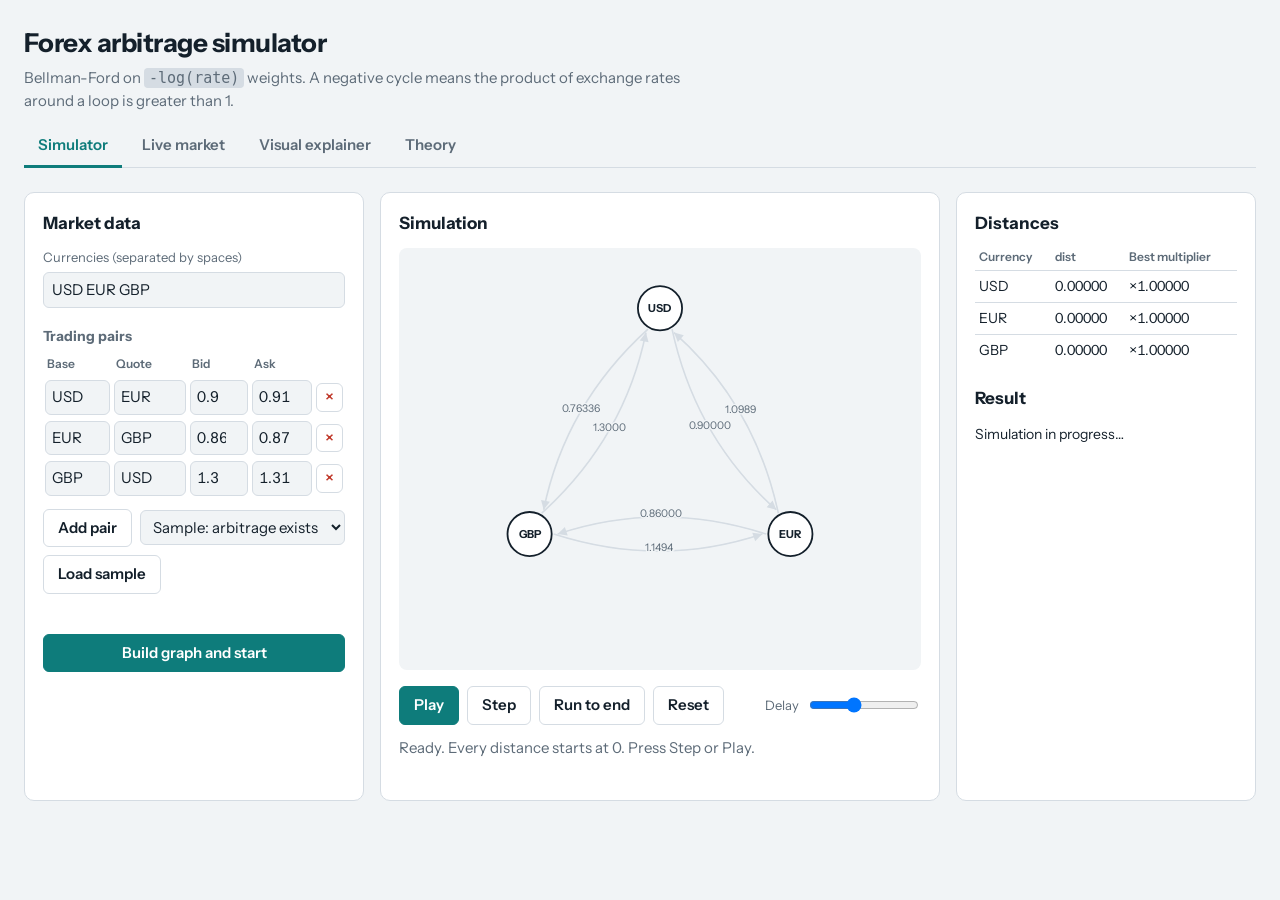
<file: index.html>
<!DOCTYPE html>
<html lang="en">
<head>
<meta charset="UTF-8">
<meta name="viewport" content="width=device-width, initial-scale=1">
<title>Forex Arbitrage Simulator</title>
<link rel="preconnect" href="https://fonts.googleapis.com">
<link href="https://fonts.googleapis.com/css2?family=Instrument+Sans:wght@400;600;700&display=swap" rel="stylesheet">
<link rel="stylesheet" href="style.css">
</head>
<body>
<header>
  <h1>Forex arbitrage simulator</h1>
  <p>Bellman-Ford on <code>-log(rate)</code> weights. A negative cycle means the product of exchange rates around a loop is greater than 1.</p>
  <nav aria-label="Pages">
    <a href="index.html" class="active" aria-current="page">Simulator</a>
    <a href="live.html">Live market</a>
    <a href="visual.html">Visual explainer</a>
    <a href="theory.html">Theory</a>
  </nav>
</header>

<main>
  <section class="panel" id="inputs">
    <h2>Market data</h2>
    <label for="cur">Currencies (separated by spaces)</label>
    <input id="cur" value="USD EUR GBP">

    <h3>Trading pairs</h3>
    <table id="pairs">
      <thead><tr><th>Base</th><th>Quote</th><th>Bid</th><th>Ask</th><th></th></tr></thead>
      <tbody></tbody>
    </table>
    <div class="row">
      <button id="addPair" class="ghost">Add pair</button>
      <select id="preset">
        <option value="arb">Sample: arbitrage exists</option>
        <option value="none">Sample: no arbitrage</option>
        <option value="four">Sample: 4 currencies</option>
      </select>
      <button id="loadPreset" class="ghost">Load sample</button>
    </div>
    <p id="msg" role="alert"></p>
    <button id="build" class="primary">Build graph and start</button>
  </section>

  <section class="panel" id="sim">
    <h2>Simulation</h2>
    <svg id="graph" viewBox="0 0 520 420" role="img" aria-label="Currency graph"></svg>
    <div class="row controls">
      <button id="play" class="primary" disabled>Play</button>
      <button id="step" disabled>Step</button>
      <button id="finish" disabled>Run to end</button>
      <button id="reset" class="ghost" disabled>Reset</button>
      <label class="speed">Delay <input id="speed" type="range" min="50" max="1200" value="500"></label>
    </div>
    <p id="log">Enter data and press "Build graph and start".</p>
  </section>

  <section class="panel" id="state">
    <h2>Distances</h2>
    <table id="dist"><thead><tr><th>Currency</th><th>dist</th><th>Best multiplier</th></tr></thead><tbody></tbody></table>
    <h2>Result</h2>
    <div id="result">Run the simulation to see the result.</div>
  </section>
</main>
<script src="algo.js"></script>
<script src="script.js"></script>
</body>
</html>
</file>
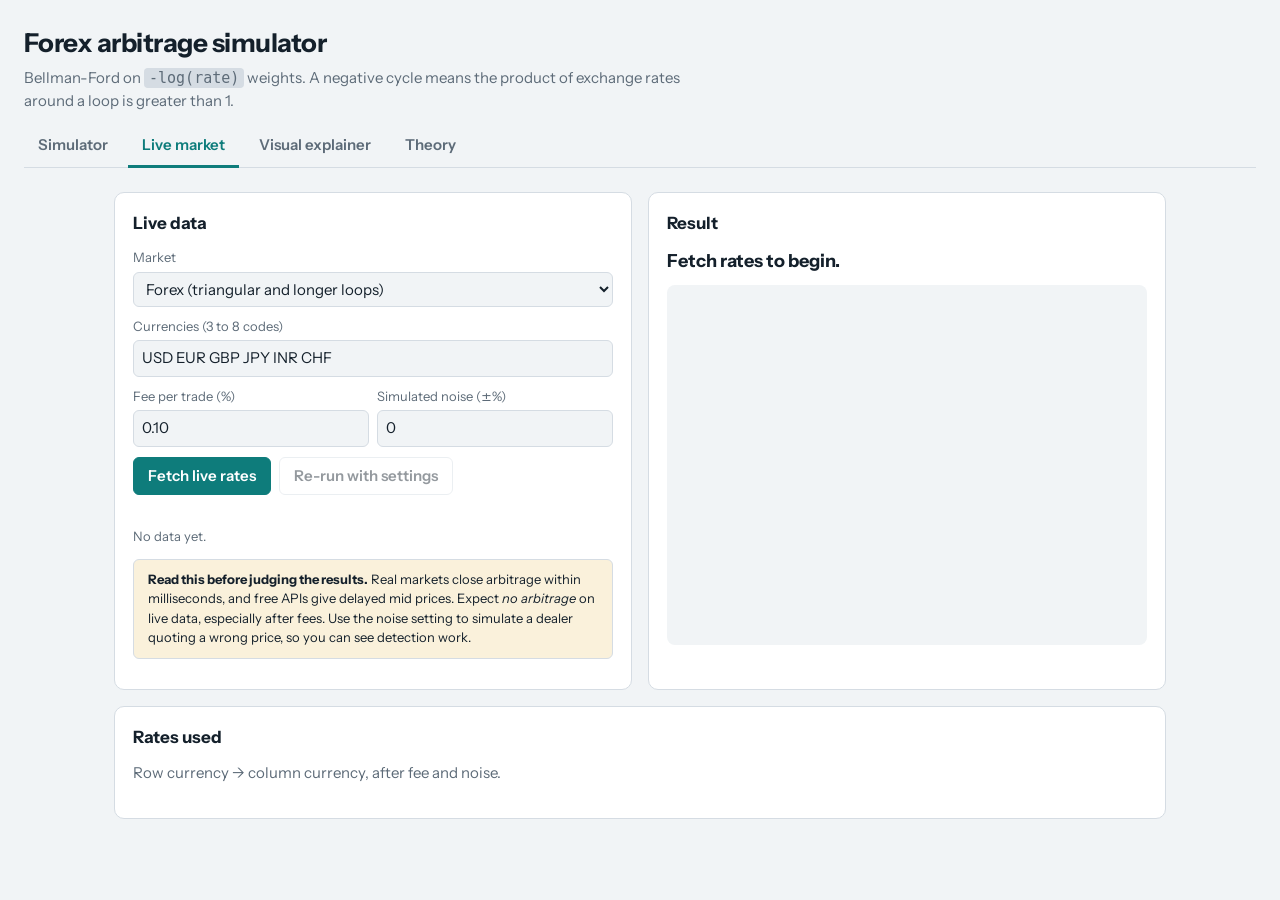
<file: live.html>
<!DOCTYPE html>
<html lang="en">
<head>
<meta charset="UTF-8">
<meta name="viewport" content="width=device-width, initial-scale=1">
<title>Live market - Forex arbitrage</title>
<link rel="preconnect" href="https://fonts.googleapis.com">
<link href="https://fonts.googleapis.com/css2?family=Instrument+Sans:wght@400;600;700&display=swap" rel="stylesheet">
<link rel="stylesheet" href="style.css">
</head>
<body>
<header>
  <h1>Forex arbitrage simulator</h1>
  <p>Bellman-Ford on <code>-log(rate)</code> weights. A negative cycle means the product of exchange rates around a loop is greater than 1.</p>
  <nav aria-label="Pages">
    <a href="index.html">Simulator</a>
    <a href="live.html" class="active" aria-current="page">Live market</a>
    <a href="visual.html">Visual explainer</a>
    <a href="theory.html">Theory</a>
  </nav>
</header>

<main class="vgrid">
  <section class="panel">
    <h2>Live data</h2>
    <label for="mode">Market</label>
    <select id="mode">
      <option value="forex">Forex (triangular and longer loops)</option>
      <option value="crypto">Cryptocurrency triangular</option>
      <option value="cross">Cross-exchange (Bitcoin)</option>
    </select>
    <div id="curBox" style="margin-top:10px">
      <label for="cur">Currencies (3 to 8 codes)</label>
      <input id="cur" value="USD EUR GBP JPY INR CHF">
    </div>
    <div class="row">
      <div style="flex:1"><label for="fee">Fee per trade (%)</label><input id="fee" type="number" step="0.01" min="0" value="0.10"></div>
      <div style="flex:1" id="noiseBox"><label for="noise">Simulated noise (±%)</label><input id="noise" type="number" step="0.05" min="0" value="0"></div>
    </div>
    <div class="row">
      <button id="fetch" class="primary">Fetch live rates</button>
      <button id="rerun" class="ghost" disabled>Re-run with settings</button>
    </div>
    <p id="msg" role="alert"></p>
    <p id="status" class="status">No data yet.</p>
    <div class="note" style="font-size:13px">
      <b>Read this before judging the results.</b> Real markets close arbitrage within milliseconds, and free APIs give delayed mid prices. Expect <i>no arbitrage</i> on live data, especially after fees. Use the noise setting to simulate a dealer quoting a wrong price, so you can see detection work.
    </div>
  </section>

  <section class="panel">
    <h2>Result</h2>
    <div id="verdict" class="verdict">Fetch rates to begin.</div>
    <svg id="loop" viewBox="0 0 400 300" style="width:100%;height:auto;background:var(--bg);border-radius:8px;margin-top:10px" role="img" aria-label="Best trading loop"></svg>
    <ol id="trades"></ol>
  </section>

  <section class="panel wide">
    <h2>Rates used</h2>
    <p style="color:var(--muted);margin-top:0">Row currency → column currency, after fee and noise.</p>
    <div style="overflow-x:auto"><table id="matrix"></table></div>
  </section>
</main>
<script src="algo.js"></script>
<script src="live.js"></script>
</body>
</html>
</file>
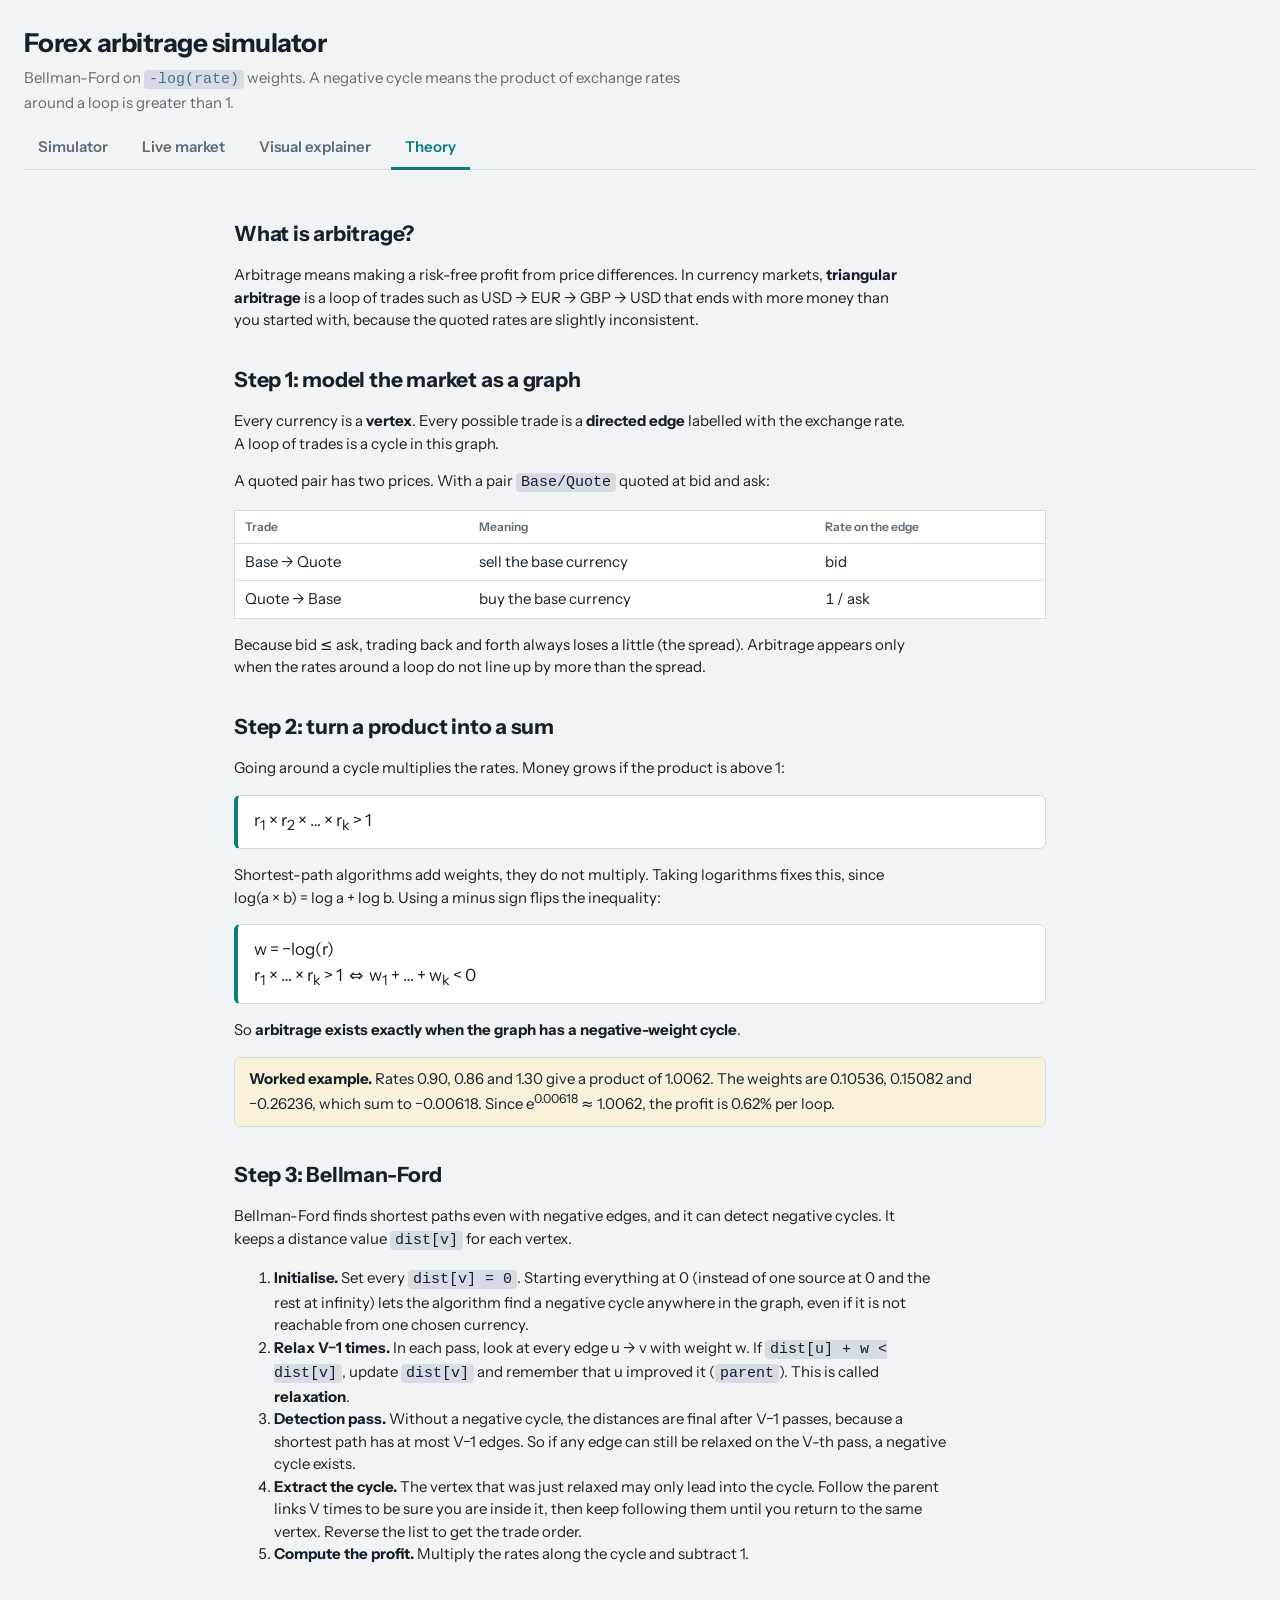
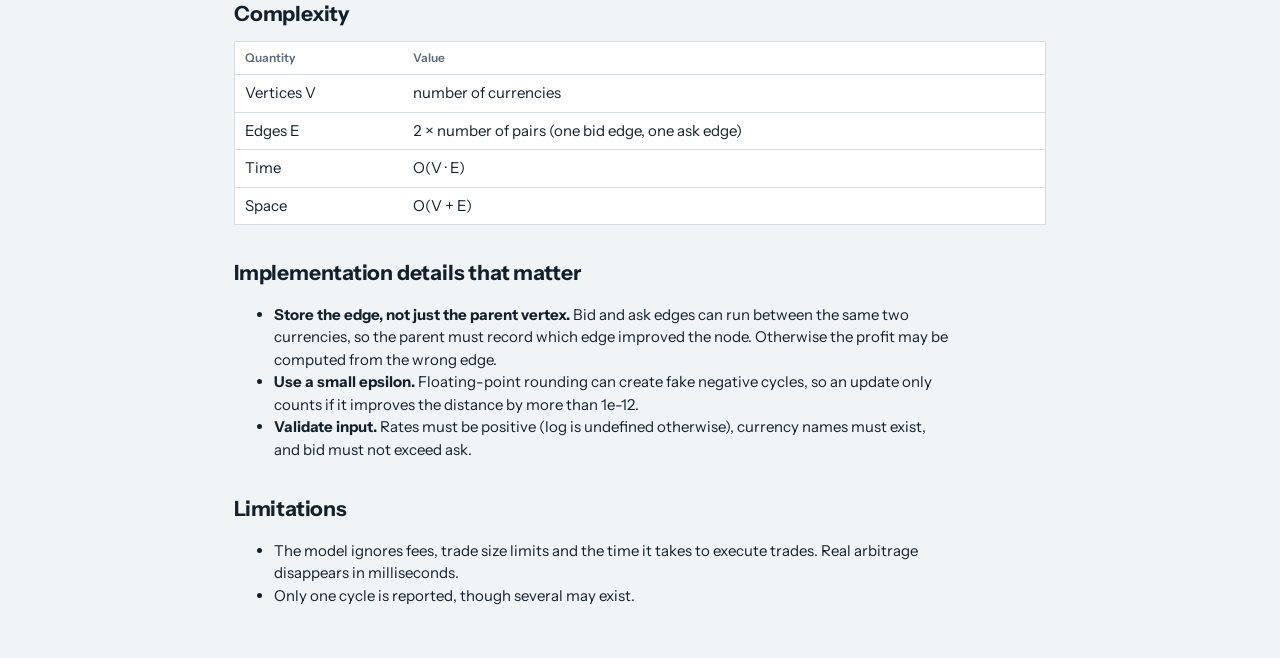
<file: theory.html>
<!DOCTYPE html>
<html lang="en">
<head>
<meta charset="UTF-8">
<meta name="viewport" content="width=device-width, initial-scale=1">
<title>Theory - Forex arbitrage</title>
<link rel="preconnect" href="https://fonts.googleapis.com">
<link href="https://fonts.googleapis.com/css2?family=Instrument+Sans:wght@400;600;700&display=swap" rel="stylesheet">
<link rel="stylesheet" href="style.css">
</head>
<body>
<header>
  <h1>Forex arbitrage simulator</h1>
  <p>Bellman-Ford on <code>-log(rate)</code> weights. A negative cycle means the product of exchange rates around a loop is greater than 1.</p>
  <nav aria-label="Pages">
    <a href="index.html">Simulator</a>
    <a href="live.html">Live market</a>
    <a href="visual.html">Visual explainer</a>
    <a href="theory.html" class="active" aria-current="page">Theory</a>
  </nav>
</header>
<div class="page">
<h2>What is arbitrage?</h2>
<p>Arbitrage means making a risk-free profit from price differences. In currency markets, <b>triangular arbitrage</b> is a loop of trades such as USD → EUR → GBP → USD that ends with more money than you started with, because the quoted rates are slightly inconsistent.</p>

<h2>Step 1: model the market as a graph</h2>
<p>Every currency is a <b>vertex</b>. Every possible trade is a <b>directed edge</b> labelled with the exchange rate. A loop of trades is a cycle in this graph.</p>
<p>A quoted pair has two prices. With a pair <code>Base/Quote</code> quoted at bid and ask:</p>
<table>
<tr><th>Trade</th><th>Meaning</th><th>Rate on the edge</th></tr>
<tr><td>Base → Quote</td><td>sell the base currency</td><td>bid</td></tr>
<tr><td>Quote → Base</td><td>buy the base currency</td><td>1 / ask</td></tr>
</table>
<p>Because bid ≤ ask, trading back and forth always loses a little (the spread). Arbitrage appears only when the rates around a loop do not line up by more than the spread.</p>

<h2>Step 2: turn a product into a sum</h2>
<p>Going around a cycle multiplies the rates. Money grows if the product is above 1:</p>
<div class="formula">r<sub>1</sub> × r<sub>2</sub> × … × r<sub>k</sub> &gt; 1</div>
<p>Shortest-path algorithms add weights, they do not multiply. Taking logarithms fixes this, since log(a × b) = log a + log b. Using a minus sign flips the inequality:</p>
<div class="formula">w = −log(r)<br>r<sub>1</sub> × … × r<sub>k</sub> &gt; 1 &nbsp;⇔&nbsp; w<sub>1</sub> + … + w<sub>k</sub> &lt; 0</div>
<p>So <b>arbitrage exists exactly when the graph has a negative-weight cycle</b>.</p>
<div class="note"><b>Worked example.</b> Rates 0.90, 0.86 and 1.30 give a product of 1.0062. The weights are 0.10536, 0.15082 and −0.26236, which sum to −0.00618. Since e<sup>0.00618</sup> ≈ 1.0062, the profit is 0.62% per loop.</div>

<h2>Step 3: Bellman-Ford</h2>
<p>Bellman-Ford finds shortest paths even with negative edges, and it can detect negative cycles. It keeps a distance value <code>dist[v]</code> for each vertex.</p>
<ol>
<li><b>Initialise.</b> Set every <code>dist[v] = 0</code>. Starting everything at 0 (instead of one source at 0 and the rest at infinity) lets the algorithm find a negative cycle anywhere in the graph, even if it is not reachable from one chosen currency.</li>
<li><b>Relax V−1 times.</b> In each pass, look at every edge u → v with weight w. If <code>dist[u] + w &lt; dist[v]</code>, update <code>dist[v]</code> and remember that u improved it (<code>parent</code>). This is called <b>relaxation</b>.</li>
<li><b>Detection pass.</b> Without a negative cycle, the distances are final after V−1 passes, because a shortest path has at most V−1 edges. So if any edge can still be relaxed on the V-th pass, a negative cycle exists.</li>
<li><b>Extract the cycle.</b> The vertex that was just relaxed may only lead into the cycle. Follow the parent links V times to be sure you are inside it, then keep following them until you return to the same vertex. Reverse the list to get the trade order.</li>
<li><b>Compute the profit.</b> Multiply the rates along the cycle and subtract 1.</li>
</ol>

<h2>Complexity</h2>
<table>
<tr><th>Quantity</th><th>Value</th></tr>
<tr><td>Vertices V</td><td>number of currencies</td></tr>
<tr><td>Edges E</td><td>2 × number of pairs (one bid edge, one ask edge)</td></tr>
<tr><td>Time</td><td>O(V · E)</td></tr>
<tr><td>Space</td><td>O(V + E)</td></tr>
</table>

<h2>Implementation details that matter</h2>
<ul>
<li><b>Store the edge, not just the parent vertex.</b> Bid and ask edges can run between the same two currencies, so the parent must record which edge improved the node. Otherwise the profit may be computed from the wrong edge.</li>
<li><b>Use a small epsilon.</b> Floating-point rounding can create fake negative cycles, so an update only counts if it improves the distance by more than 1e-12.</li>
<li><b>Validate input.</b> Rates must be positive (log is undefined otherwise), currency names must exist, and bid must not exceed ask.</li>
</ul>

<h2>Limitations</h2>
<ul>
<li>The model ignores fees, trade size limits and the time it takes to execute trades. Real arbitrage disappears in milliseconds.</li>
<li>Only one cycle is reported, though several may exist.</li>
</ul>
</div>
</body>
</html>
</file>
<file: style.css>
:root{
  --bg:#f1f4f6; --panel:#fff; --ink:#14202b; --muted:#5d6b78; --line:#d5dce3;
  --teal:#0e7c7b; --amber:#d99a00; --red:#c0392b; --green:#2f8f4e;
  color-scheme:light;
}
@media (prefers-color-scheme:dark){
  :root:not([data-theme="light"]){
    --bg:#10171d; --panel:#18222b; --ink:#e6edf2; --muted:#93a3b1; --line:#2a3743;
    --teal:#35b3b1; --amber:#f0b429; --red:#ef6a5b; --green:#58c47a; color-scheme:dark;
  }
}
*{box-sizing:border-box}
body{margin:0;background:var(--bg);color:var(--ink);font:15px/1.5 "Instrument Sans",system-ui,sans-serif}
header{padding:24px 24px 8px;max-width:1280px;margin:auto}
h1{margin:0 0 4px;font-size:26px;letter-spacing:-.02em}
header p{margin:0;color:var(--muted);max-width:70ch}
h2{margin:0 0 12px;font-size:17px}
h3{margin:18px 0 8px;font-size:14px;color:var(--muted)}
code{background:var(--line);padding:1px 5px;border-radius:4px}
main{display:grid;grid-template-columns:340px 1fr 300px;gap:16px;padding:16px 24px 32px;max-width:1280px;margin:auto}
@media (max-width:1050px){main{grid-template-columns:1fr 1fr}#state{grid-column:1/-1}}
@media (max-width:700px){main{grid-template-columns:1fr;padding:12px}}
.panel{background:var(--panel);border:1px solid var(--line);border-radius:10px;padding:18px;min-width:0}
label{display:block;font-size:13px;color:var(--muted);margin-bottom:4px}
input,select{font:inherit;color:var(--ink);background:var(--bg);border:1px solid var(--line);border-radius:6px;padding:6px 8px;width:100%}
input:focus-visible,button:focus-visible,select:focus-visible{outline:2px solid var(--teal);outline-offset:1px}
table{width:100%;border-collapse:collapse;font-variant-numeric:tabular-nums}
th{text-align:left;font-size:12px;color:var(--muted);font-weight:600;padding:0 4px 4px}
td{padding:3px 2px}
#pairs input{padding:5px 6px}
#pairs td:last-child{width:28px}
.row{display:flex;flex-wrap:wrap;gap:8px;align-items:center;margin-top:10px}
.row select{flex:1;width:auto;min-width:140px}
button{font:inherit;font-weight:600;border:1px solid var(--line);background:var(--panel);color:var(--ink);padding:7px 14px;border-radius:6px;cursor:pointer}
button:hover:not(:disabled){border-color:var(--teal)}
button:disabled{opacity:.45;cursor:not-allowed}
button.primary{background:var(--teal);border-color:var(--teal);color:#fff}
button.ghost{background:transparent}
#build{width:100%;margin-top:14px}
.del{padding:2px 8px;color:var(--red)}
#msg{color:var(--red);min-height:1.4em;margin:8px 0 0;font-size:13px}
.speed{display:flex;align-items:center;gap:8px;margin:0 0 0 auto;white-space:nowrap}
.speed input{width:110px;padding:0}
#graph{width:100%;height:auto;background:var(--bg);border-radius:8px}
#log{min-height:3em;margin:12px 0 0;color:var(--muted)}
/* graph */
.edge path{fill:none;stroke:var(--line);stroke-width:1.6}
.edge text{font-size:10.5px;fill:var(--muted);text-anchor:middle;paint-order:stroke;stroke:var(--bg);stroke-width:3px}
.edge.cur path{stroke:var(--amber);stroke-width:3}
.edge.cur.ok path{stroke:var(--green)}
.edge.cur text,.edge.cycle text{fill:var(--ink);font-weight:700}
.edge.cycle path{stroke:var(--red);stroke-width:3.4}
.node circle{fill:var(--panel);stroke:var(--ink);stroke-width:1.8}
.node.cycle circle{stroke:var(--red);fill:color-mix(in srgb,var(--red) 14%,var(--panel))}
.node text{font-size:11px;font-weight:700;text-anchor:middle;dominant-baseline:central;fill:var(--ink)}
.tip{fill:var(--line)} .tip.cur{fill:var(--amber)} .tip.ok{fill:var(--green)} .tip.cycle{fill:var(--red)}
#dist{margin-bottom:20px;font-size:14px}
#dist td{border-top:1px solid var(--line);padding:5px 4px}
#dist tr.changed td{background:color-mix(in srgb,var(--green) 18%,transparent)}
#result{font-size:14px}
#result .win{color:var(--red);font-weight:700;font-size:16px}
#result .lose{color:var(--green);font-weight:700;font-size:16px}
#result ol{padding-left:18px;margin:8px 0}
#result input{margin:4px 0 8px}

/* ---------- navigation and extra pages ---------- */
nav{display:flex;gap:6px;margin-top:14px;border-bottom:1px solid var(--line)}
nav a{padding:8px 14px;color:var(--muted);text-decoration:none;font-weight:600;border-bottom:3px solid transparent;margin-bottom:-1px}
nav a:hover{color:var(--ink)}
nav a.active{color:var(--teal);border-bottom-color:var(--teal)}
.page{max-width:860px;margin:auto;padding:8px 24px 48px}
.page h2{font-size:21px;margin:32px 0 8px;letter-spacing:-.01em}
.page p,.page li{max-width:68ch}
.formula{background:var(--panel);border:1px solid var(--line);border-left:4px solid var(--teal);border-radius:6px;padding:12px 16px;margin:12px 0;font-size:17px;overflow-x:auto}
.note{background:color-mix(in srgb,var(--amber) 14%,var(--panel));border:1px solid var(--line);border-radius:6px;padding:10px 14px;margin:12px 0}
.page table{background:var(--panel);border:1px solid var(--line);margin:12px 0}
.page table th,.page table td{padding:7px 10px;border-bottom:1px solid var(--line)}
.vgrid{display:grid;grid-template-columns:1fr 1fr;gap:16px;padding:16px 24px 40px;max-width:1100px;margin:auto}
@media (max-width:800px){.vgrid{grid-template-columns:1fr;padding:12px}}
.vgrid .wide{grid-column:1/-1}
.slider{display:grid;grid-template-columns:90px 1fr 56px;gap:10px;align-items:center;margin:8px 0}
.slider label{margin:0;color:var(--ink)}
.slider input{padding:0}
.slider output{font-variant-numeric:tabular-nums;text-align:right}
.wrow{display:grid;grid-template-columns:90px 1fr 70px;gap:10px;align-items:center;margin:6px 0;font-size:14px;font-variant-numeric:tabular-nums}
.track{position:relative;height:18px;background:var(--bg);border-radius:4px}
.track::after{content:"";position:absolute;left:50%;top:-2px;bottom:-2px;width:2px;background:var(--muted)}
.bar{position:absolute;top:2px;bottom:2px;border-radius:3px;transition:all .2s}
.bar.pos{background:var(--muted)} .bar.neg{background:var(--teal)} .bar.sum.neg{background:var(--red)}
.money{display:flex;flex-wrap:wrap;gap:8px;align-items:center;margin:10px 0}
.coin{background:var(--bg);border:1px solid var(--line);border-radius:8px;padding:8px 12px;font-weight:700;font-variant-numeric:tabular-nums}
.arrow{color:var(--muted)}
.verdict{font-size:18px;font-weight:700;margin:10px 0 0}
.verdict.yes{color:var(--red)} .verdict.no{color:var(--green)}

/* live page */
.status{font-size:13px;color:var(--muted);margin:6px 0 12px}
#matrix{font-size:13px}
#matrix th,#matrix td{padding:5px 10px;border:1px solid var(--line);text-align:right;white-space:nowrap}
#matrix td.hit{background:color-mix(in srgb,var(--red) 22%,transparent);font-weight:700}
#matrix th:first-child{text-align:left}
#trades{padding-left:20px;margin:10px 0 0}
</file>
